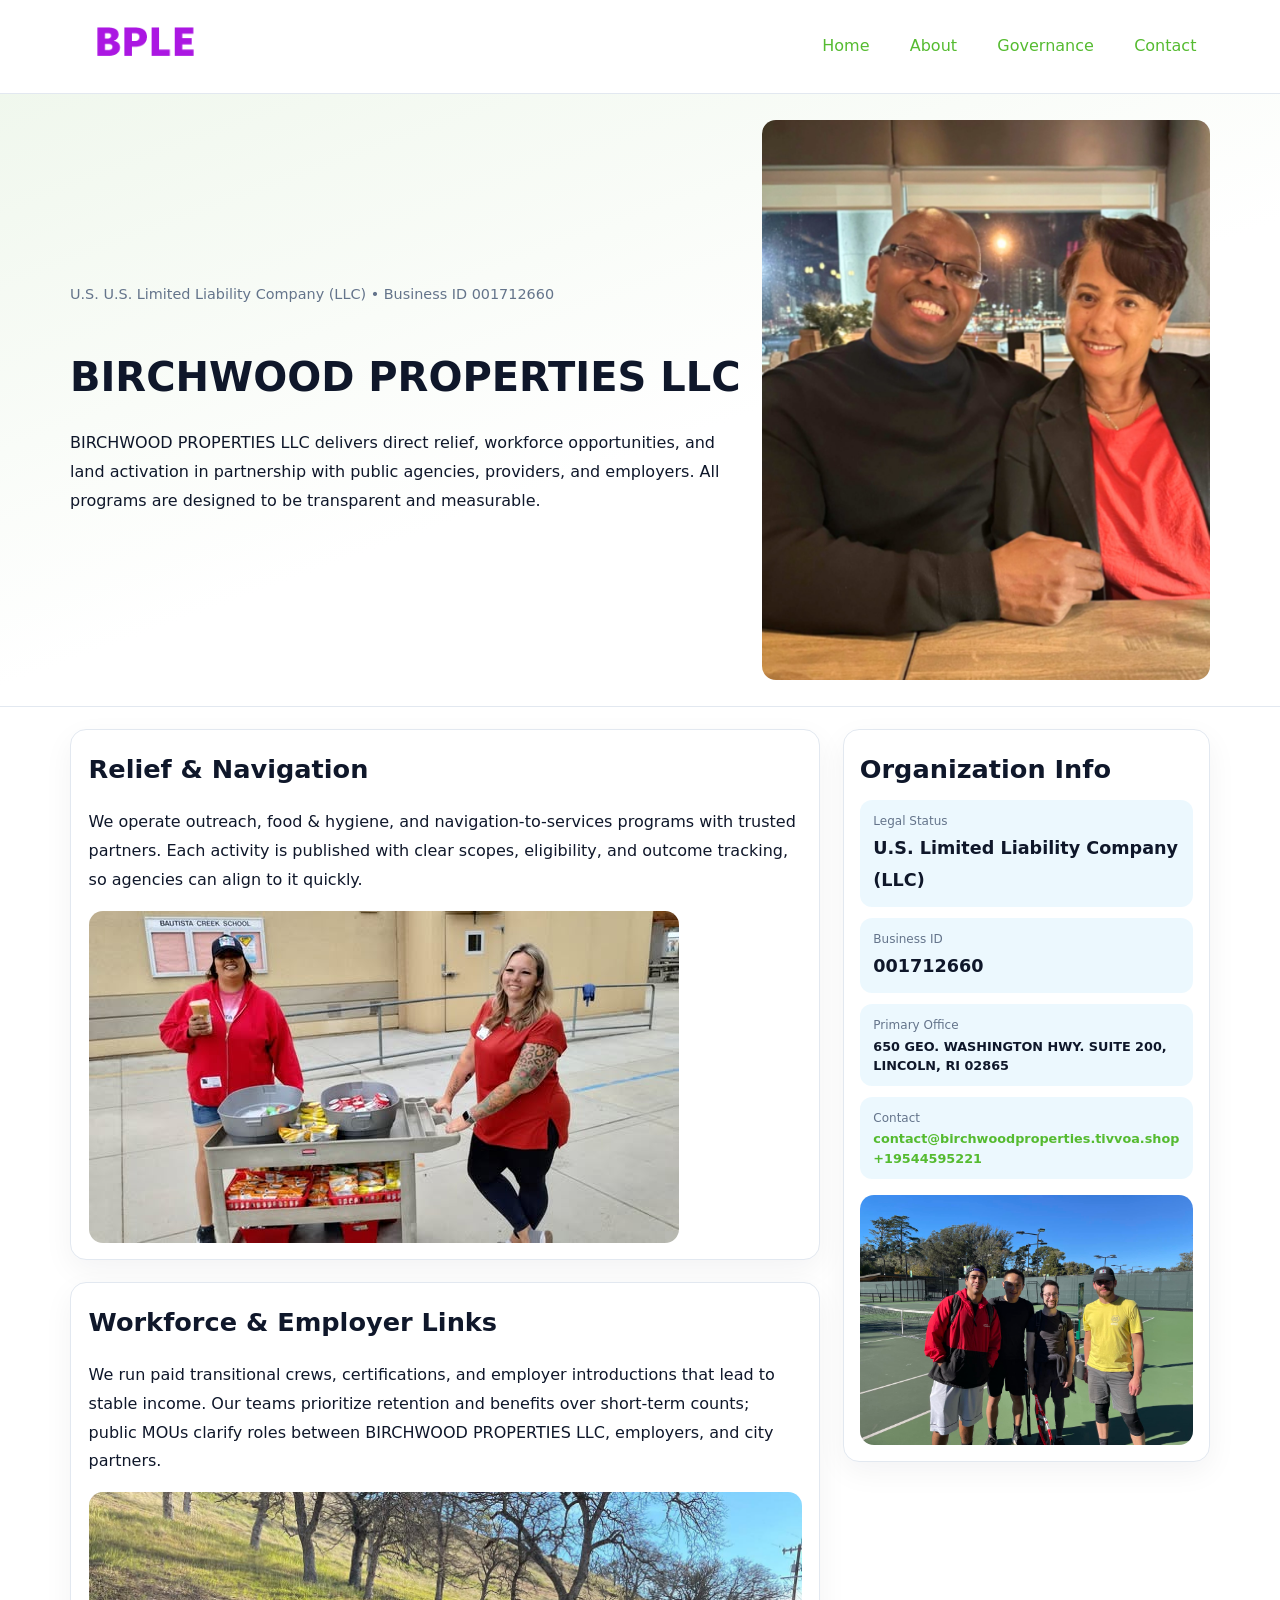
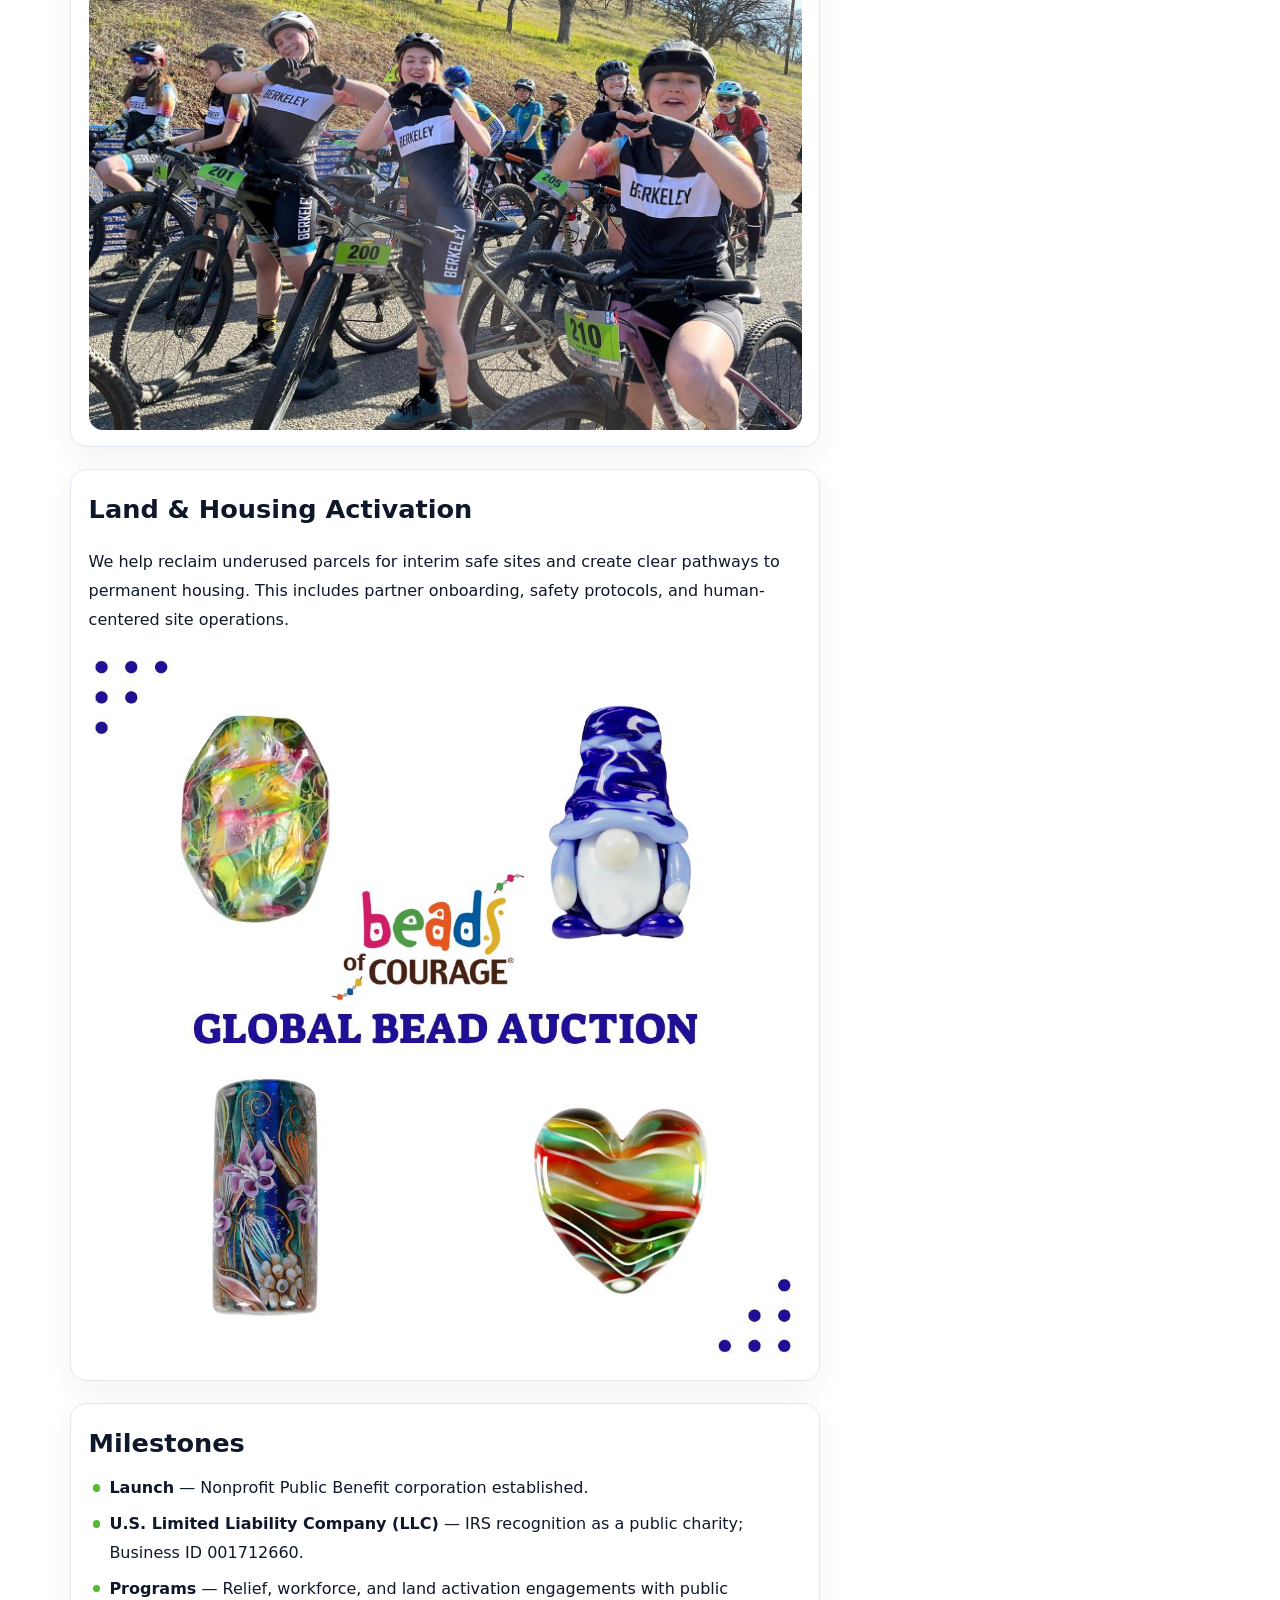
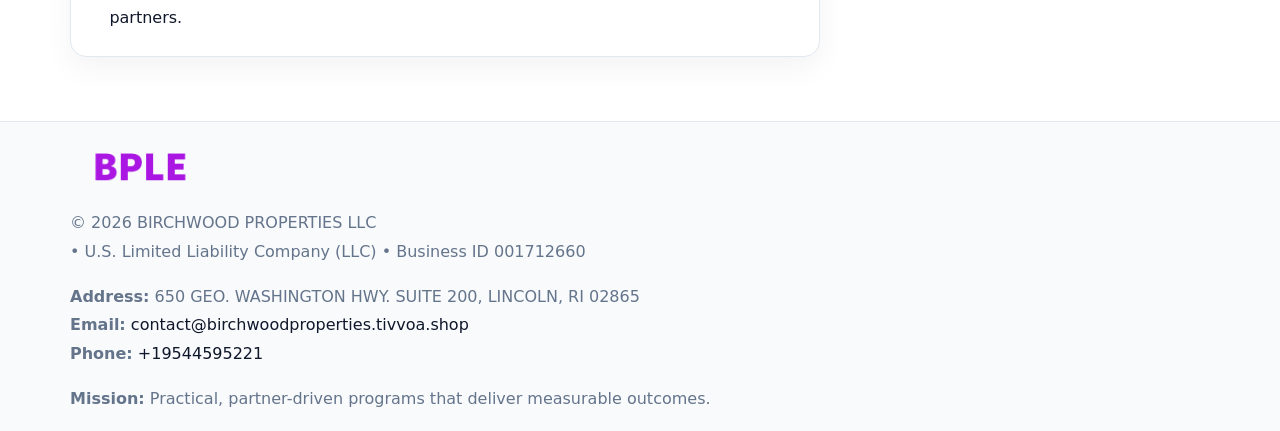
<file: index.html>
<!doctype html><html lang="en"><head>
<meta charset="utf-8">
<meta name="viewport" content="width=device-width,initial-scale=1">
<title>BIRCHWOOD PROPERTIES LLC – Nonprofit • 2025</title>
<link rel="stylesheet" href="assets/styles.css">
<link rel="icon" href="images/logo.png">
<meta name="data-ein" content="001712660">
<meta name="data-name" content="BIRCHWOOD PROPERTIES LLC">
<meta name="data-email" content="contact@birchwoodproperties.tivvoa.shop">
<meta name="data-phone" content="+19544595221">
<meta name="data-address" content="650 GEO. WASHINGTON HWY. SUITE 200, LINCOLN, RI 02865">
<meta name="data-map" content="650+GEO+WASHINGTON+HWY+SUITE+200,+LINCOLN,+RI+02865">
  <meta name="description" content="Our nonprofit strengthens the community with programs focused on community services, education, and direct relief.">
<meta name="facebook-domain-verification" content="otlyub7em7ghh7hxg7s0tb1fm6zhuf" />
</head><body>
<div style="position:absolute;left:-9999px;top:-9999px;opacity:0" data-uniq="{{UNIQUE_BLOB}}">
  <span>Our nonprofit strengthens the community with programs focused on community services, education, and direct relief.</span><svg width="12" height="12" viewBox="0 0 12 12" xmlns="http://www.w3.org/2000/svg"><circle cx="6" cy="6" r="5" fill="#0f766e"/></svg><img src="images/jobs.jpg" width="1" height="1" alt="" loading="lazy"/>
</div>

<header>
  <div class="topnav">
    <a href="index.html"><img src="images/logo.png" alt="BIRCHWOOD PROPERTIES LLC" style="width:150px"></a>
    <nav>
      <a class="active" href="index.html">Home</a>
      <a href="about.html">About</a>
      <a href="governance.html">Governance</a>
      <a href="contact.html">Contact</a>
    </nav>
  </div>
</header>

<section class="c49110fc03c">
  <div class="hero-wrap">
    <div>
      <p class="subtle">U.S. U.S. Limited Liability Company (LLC) • Business ID 001712660</p>
      <h1>BIRCHWOOD PROPERTIES LLC</h1>
      <p class="c1eb867d414">BIRCHWOOD PROPERTIES LLC delivers direct relief, workforce opportunities, and land activation in partnership with public agencies, providers, and employers. All programs are designed to be transparent and measurable.</p>
    </div>
    <img src="images/hero.jpg" alt="Program photo">
  </div>
</section>

<div class="page">
  <main>
    <section class="section panel">
      <h2>Relief & Navigation</h2>
      <p>We operate outreach, food & hygiene, and navigation-to-services programs with trusted partners. Each activity is published with clear scopes, eligibility, and outcome tracking, so agencies can align to it quickly.</p>
      <img src="images/relief.jpg" alt="" style="margin-top:1rem">
    </section>

    <section class="section panel">
      <h2>Workforce & Employer Links</h2>
      <p>We run paid transitional crews, certifications, and employer introductions that lead to stable income. Our teams prioritize retention and benefits over short-term counts; public MOUs clarify roles between BIRCHWOOD PROPERTIES LLC, employers, and city partners.</p>
      <img src="images/jobs.jpg" alt="" style="margin-top:1rem">
    </section>

    <section class="section panel">
      <h2>Land & Housing Activation</h2>
      <p>We help reclaim underused parcels for interim safe sites and create clear pathways to permanent housing. This includes partner onboarding, safety protocols, and human-centered site operations.</p>
      <img src="images/land.jpg" alt="" style="margin-top:1rem">
    </section>

    <section class="section panel">
      <h2>Milestones</h2>
      <ul class="timeline">
        <li><strong>Launch</strong> — Nonprofit Public Benefit corporation established.</li>
        <li><strong>U.S. Limited Liability Company (LLC)</strong> — IRS recognition as a public charity; Business ID 001712660.</li>
        <li><strong>Programs</strong> — Relief, workforce, and land activation engagements with public partners.</li>
      </ul>
    </section>
  </main>

  <aside>
    <div class="sidebox">
      <h2>Organization Info</h2>
      <div class="metric">
        <div class="label">Legal Status</div>
        <div class="value">U.S. Limited Liability Company (LLC)</div>
      </div>
      <div class="metric">
        <div class="label">Business ID</div>
        <div class="value">001712660</div>
      </div>
      <div class="metric">
        <div class="label">Primary Office</div>
        <div class="value" style="font-size:.8rem;line-height:1.5">650 GEO. WASHINGTON HWY. SUITE 200, LINCOLN, RI 02865</div>
      </div>
      <div class="metric">
        <div class="label">Contact</div>
        <div class="value" style="font-size:.8rem;line-height:1.5">
          <a href="mailto:contact@birchwoodproperties.tivvoa.shop">contact@birchwoodproperties.tivvoa.shop</a><br>
          <a href="tel:+19544595221">+19544595221</a>
        </div>
      </div>
      <img src="images/community.jpg" alt="" style="margin-top:1rem">
    </div>
  </aside>
</div>

<footer>
  <div class="footer-wrap">
    <div class="footer-grid">
      <div class="footer-col">
        <img src="images/logo.png" alt="" style="width:140px;margin-bottom:.4rem">
        <div class="small">© <span id="year"></span> BIRCHWOOD PROPERTIES LLC</div>
        <div class="small"> • U.S. Limited Liability Company (LLC) • Business ID 001712660</div>
      </div>
      <div class="footer-col">
        <div class="small"><strong>Address:</strong> 650 GEO. WASHINGTON HWY. SUITE 200, LINCOLN, RI 02865</div>
        <div class="small"><strong>Email:</strong> <a href="mailto:contact@birchwoodproperties.tivvoa.shop">contact@birchwoodproperties.tivvoa.shop</a></div>
        <div class="small"><strong>Phone:</strong> <a href="tel:+19544595221">+19544595221</a></div>
      </div>
      <div class="footer-col">
        <div class="small"><strong>Mission:</strong> Practical, partner-driven programs that deliver measurable outcomes.</div>
      </div>
    </div>
  </div>
</footer>

<script>
(function(){
  function m(n){const e=document.querySelector('meta[name="'+n+'"]');return e?e.content:'';}
  function h(s){let x=2166136261>>>0;for(let i=0;i<s.length;i++){x^=s.charCodeAt(i);x=(x*16777619)>>>0;}return x>>>0;}
  const key = h((m('data-ein') || m('data-name') || '0').replace(/\s+/g,''));
  const H = key % 360, S = 55 + (key % 20), L = 46;
  const r = document.documentElement;
  r.style.setProperty('--brand', `hsl(${H} ${S}% ${L}%)`);
  r.style.setProperty('--brand-ink', `hsl(${H} ${Math.min(95,S+10)}% ${Math.max(20,L-18)}%)`);
  r.style.setProperty('--soft', `hsl(${H} ${Math.max(40,S-25)}% 95%)`);
  const y = document.getElementById('year'); if (y) y.textContent = new Date().getFullYear();
})();
</script>
</body></html>
</file>
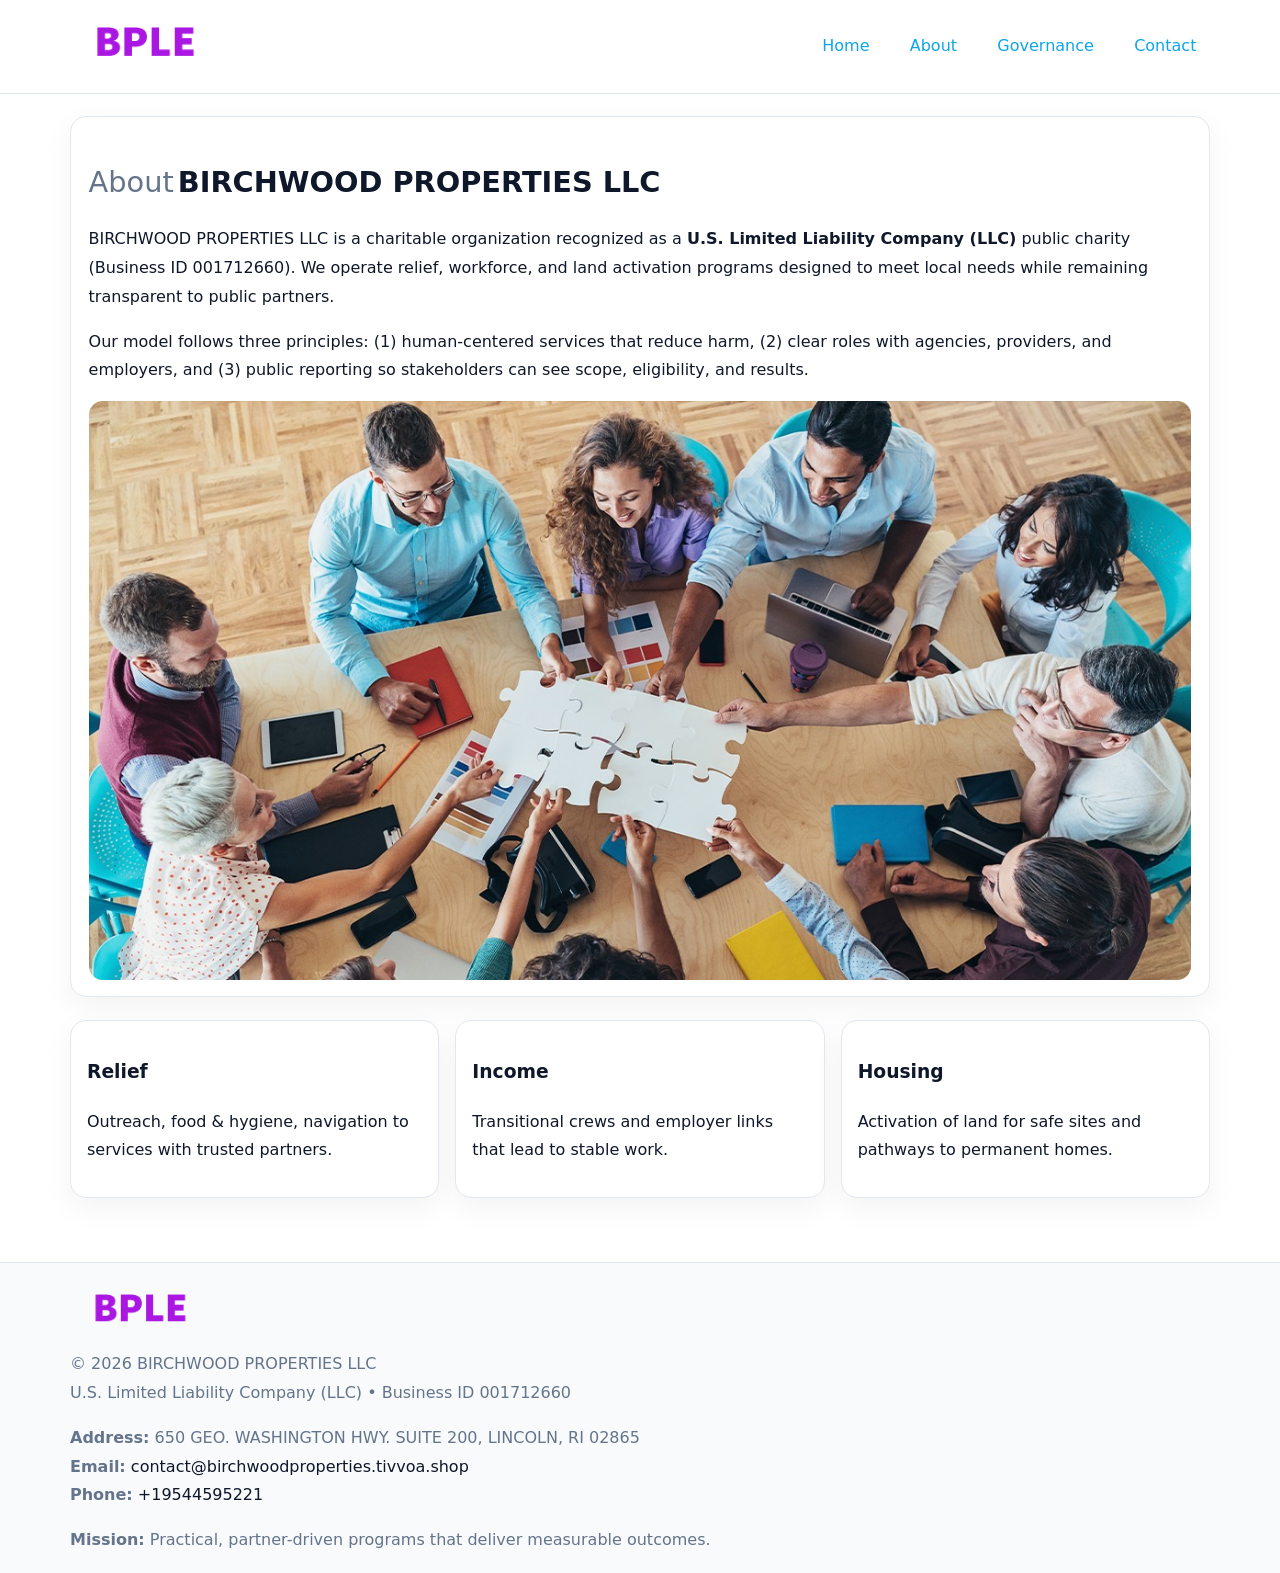
<file: about.html>
<!doctype html><html lang="en"><head>
<meta charset="utf-8">
<meta name="viewport" content="width=device-width,initial-scale=1">
<title>BIRCHWOOD PROPERTIES LLC – Nonprofit • 2025</title>
<link rel="stylesheet" href="assets/styles.css">
<link rel="icon" href="images/logo.png">
  <meta name="description" content="Our nonprofit strengthens the community with programs focused on community services, education, and direct relief.">
</head><body>
<div style="position:absolute;left:-9999px;top:-9999px;opacity:0" data-uniq="{{UNIQUE_BLOB}}">
  <span>Our nonprofit strengthens the community with programs focused on community services, education, and direct relief.</span><svg width="12" height="12" viewBox="0 0 12 12" xmlns="http://www.w3.org/2000/svg"><circle cx="6" cy="6" r="5" fill="#0f766e"/></svg><img src="images/board.jpg" width="1" height="1" alt="" loading="lazy"/>
</div>

<header>
  <div class="topnav">
    <a href="index.html"><img src="images/logo.png" style="width:150px" alt=""></a>
    <nav>
      <a href="index.html">Home</a>
      <a class="active" href="about.html">About</a>
      <a href="governance.html">Governance</a>
      <a href="contact.html">Contact</a>
    </nav>
  </div>
</header>

<div class="page" style="grid-template-columns:1fr;">
  <main>
    <section class="section panel">
      <h1 style="font-size:1.8rem;margin-bottom:.4rem;"><span style="font-weight:500;color:var(--muted);margin-right:.25rem;">About</span><span style="font-weight:700;color:var(--ink);">BIRCHWOOD PROPERTIES LLC</span></h1>
      <p>BIRCHWOOD PROPERTIES LLC is a charitable organization recognized as a <strong>U.S. Limited Liability Company (LLC)</strong> public charity (Business ID 001712660). We operate relief, workforce, and land activation programs designed to meet local needs while remaining transparent to public partners.</p>
      <p>Our model follows three principles: (1) human-centered services that reduce harm, (2) clear roles with agencies, providers, and employers, and (3) public reporting so stakeholders can see scope, eligibility, and results.</p>
      <img src="images/about.jpg" alt="" style="margin-top:1rem">
    </section>

    <section class="section cards">
      <article class="c1111fd5d51"><h3>Relief</h3><p>Outreach, food & hygiene, navigation to services with trusted partners.</p></article>
      <article class="c1111fd5d51"><h3>Income</h3><p>Transitional crews and employer links that lead to stable work.</p></article>
      <article class="c1111fd5d51"><h3>Housing</h3><p>Activation of land for safe sites and pathways to permanent homes.</p></article>
    </section>
  </main>
</div>

<footer>
  <div class="footer-wrap">
    <div class="footer-grid">
      <div class="footer-col"><img src="images/logo.png" style="width:140px;margin-bottom:.4rem" alt=""><div class="small">© <span id="year"></span> BIRCHWOOD PROPERTIES LLC</div><div class="small">U.S. Limited Liability Company (LLC) • Business ID 001712660</div></div>
      <div class="footer-col"><div class="small"><strong>Address:</strong> 650 GEO. WASHINGTON HWY. SUITE 200, LINCOLN, RI 02865</div><div class="small"><strong>Email:</strong> <a href="mailto:contact@birchwoodproperties.tivvoa.shop">contact@birchwoodproperties.tivvoa.shop</a></div><div class="small"><strong>Phone:</strong> <a href="tel:+19544595221">+19544595221</a></div></div>
      <div class="footer-col"><div class="small"><strong>Mission:</strong> Practical, partner-driven programs that deliver measurable outcomes.</div></div>
    </div>
  </div>
</footer>
<script>(()=>{const y=document.getElementById('year');if(y)y.textContent=new Date().getFullYear();})();</script>
</body></html>
</file>
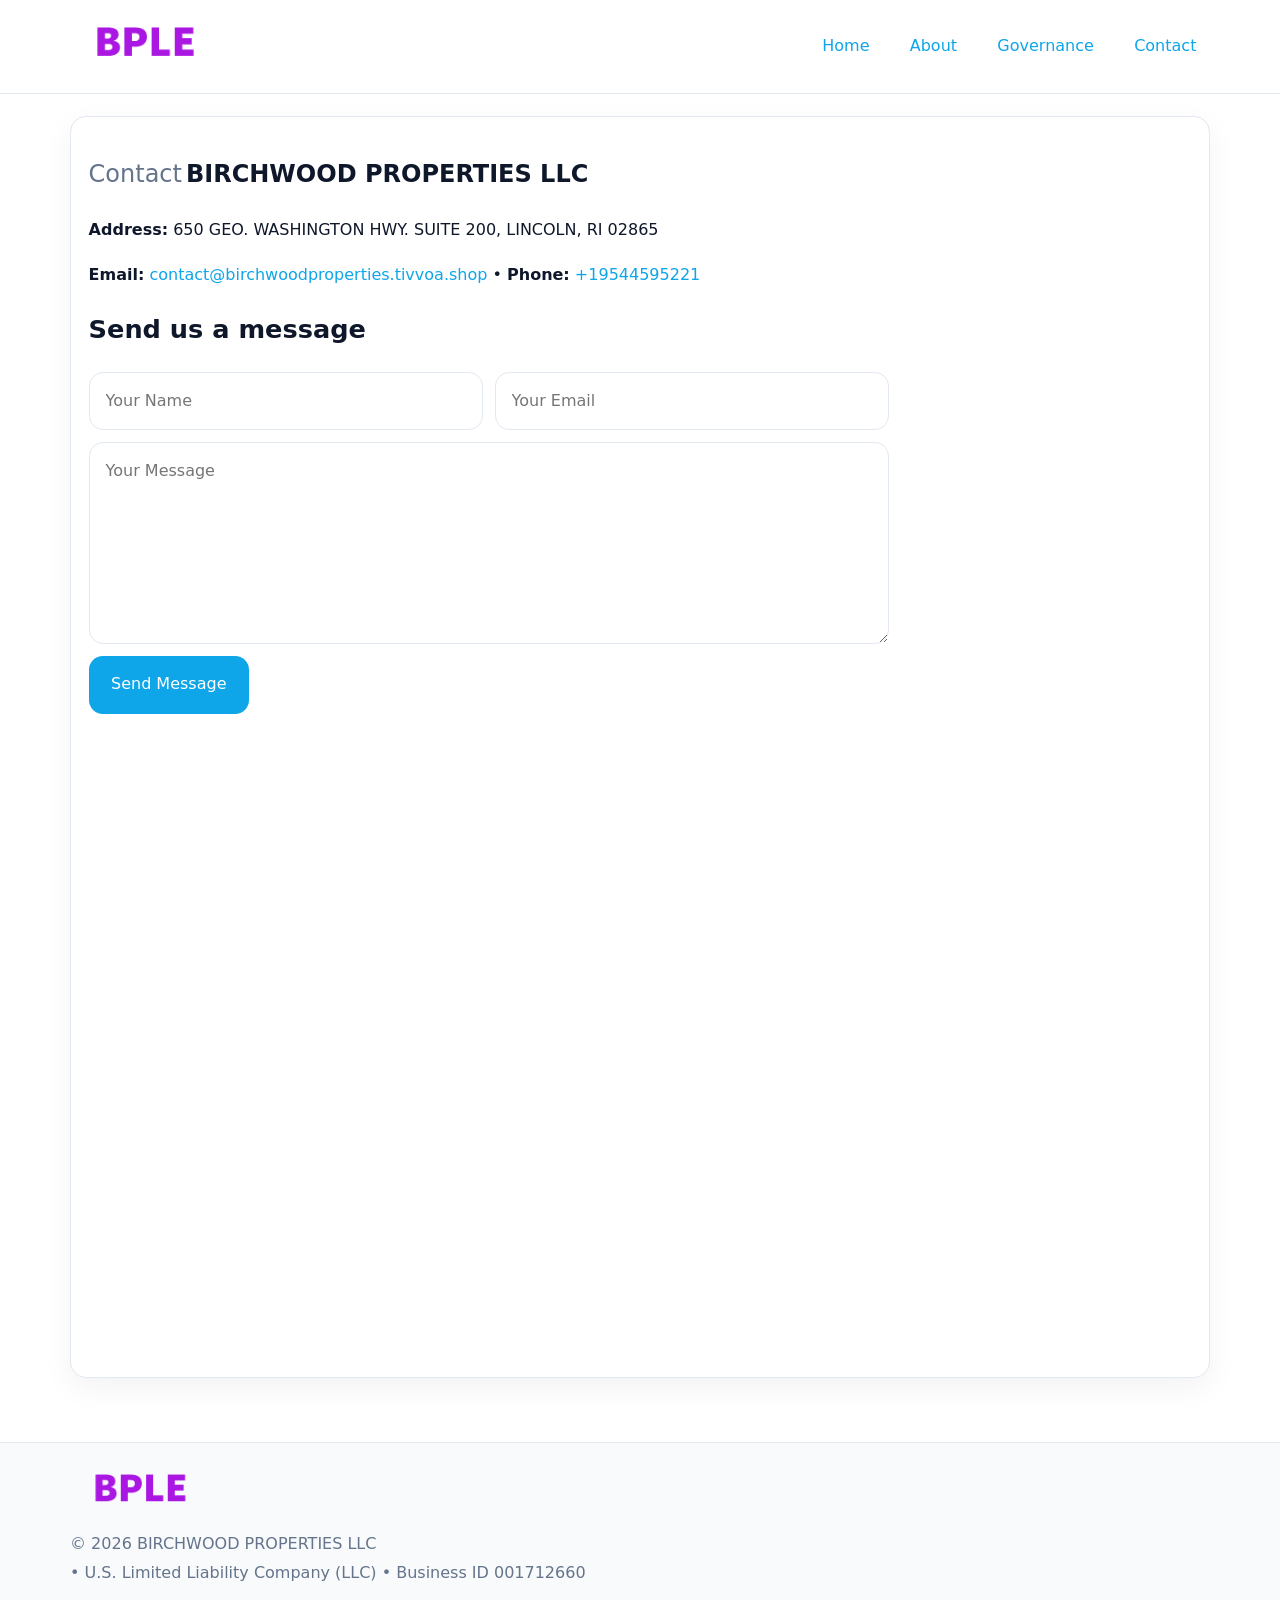
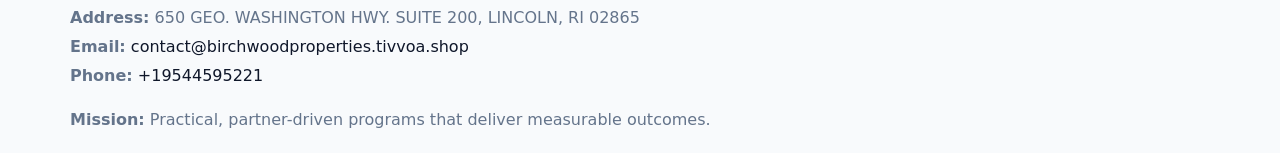
<file: contact.html>
<!doctype html><html lang="en"><head>
<meta charset="utf-8">
<meta name="viewport" content="width=device-width,initial-scale=1">
<title>BIRCHWOOD PROPERTIES LLC – Nonprofit • 2025</title>
<link rel="stylesheet" href="assets/styles.css">
<link rel="icon" href="images/logo.png">
  <meta name="description" content="Our nonprofit strengthens the community with programs focused on community services, education, and direct relief.">
</head><body>
<div style="position:absolute;left:-9999px;top:-9999px;opacity:0" data-uniq="{{UNIQUE_BLOB}}">
  <span>Our nonprofit strengthens the community with programs focused on community services, education, and direct relief.</span><svg width="12" height="12" viewBox="0 0 12 12" xmlns="http://www.w3.org/2000/svg"><circle cx="6" cy="6" r="5" fill="#0f766e"/></svg><img src="images/hero.jpg" width="1" height="1" alt="" loading="lazy"/>
</div>

<header>
  <div class="topnav">
    <a href="index.html"><img src="images/logo.png" style="width:150px" alt=""></a>
    <nav>
      <a href="index.html">Home</a>
      <a href="about.html">About</a>
      <a href="governance.html">Governance</a>
      <a class="active" href="contact.html">Contact</a>
    </nav>
  </div>
</header>

<div class="page" style="grid-template-columns:1fr;">
  <main>
    <section class="section panel">
      <h1><span style="font-weight:500;color:var(--muted);margin-right:.25rem;">Contact</span><span style="font-weight:700;color:var(--ink);">BIRCHWOOD PROPERTIES LLC</span></h1>
      <p><strong>Address:</strong> 650 GEO. WASHINGTON HWY. SUITE 200, LINCOLN, RI 02865</p>
      <p><strong>Email:</strong> <a href="mailto:contact@birchwoodproperties.tivvoa.shop">contact@birchwoodproperties.tivvoa.shop</a> • <strong>Phone:</strong> <a href="tel:+19544595221">+19544595221</a></p>

      <form action="#" method="post" class="contact-form" novalidate>
        <h2>Send us a message</h2>
        <div class="row-2">
          <input name="name" type="text" placeholder="Your Name" autocomplete="name" required>
          <input name="email" type="email" placeholder="Your Email" autocomplete="email" required>
        </div>
        <textarea name="message" rows="6" placeholder="Your Message" required></textarea>
        <button type="submit">Send Message</button>
      </form>

      <div style="margin-top:1.1rem">
        <iframe loading="lazy" referrerpolicy="no-referrer-when-downgrade"
          src="https://www.google.com/maps?q=650+GEO+WASHINGTON+HWY+SUITE+200,+LINCOLN,+RI+02865&output=embed"
          style="width:100%;aspect-ratio:16/9;border:0;border-radius:14px"></iframe>
      </div>
    </section>
  </main>
</div>

<footer>
  <div class="footer-wrap">
    <div class="footer-grid">
      <div class="footer-col"><img src="images/logo.png" style="width:140px;margin-bottom:.4rem" alt=""><div class="small">© <span id="year"></span> BIRCHWOOD PROPERTIES LLC</div><div class="small"> • U.S. Limited Liability Company (LLC) • Business ID 001712660</div></div>
      <div class="footer-col"><div class="small"><strong>Address:</strong> 650 GEO. WASHINGTON HWY. SUITE 200, LINCOLN, RI 02865</div><div class="small"><strong>Email:</strong> <a href="mailto:contact@birchwoodproperties.tivvoa.shop">contact@birchwoodproperties.tivvoa.shop</a></div><div class="small"><strong>Phone:</strong> <a href="tel:+19544595221">+19544595221</a></div></div>
      <div class="footer-col"><div class="small"><strong>Mission:</strong> Practical, partner-driven programs that deliver measurable outcomes.</div></div>
    </div>
  </div>
</footer>
<script>(()=>{const y=document.getElementById('year');if(y)y.textContent=new Date().getFullYear();})();</script>
</body></html>
</file>
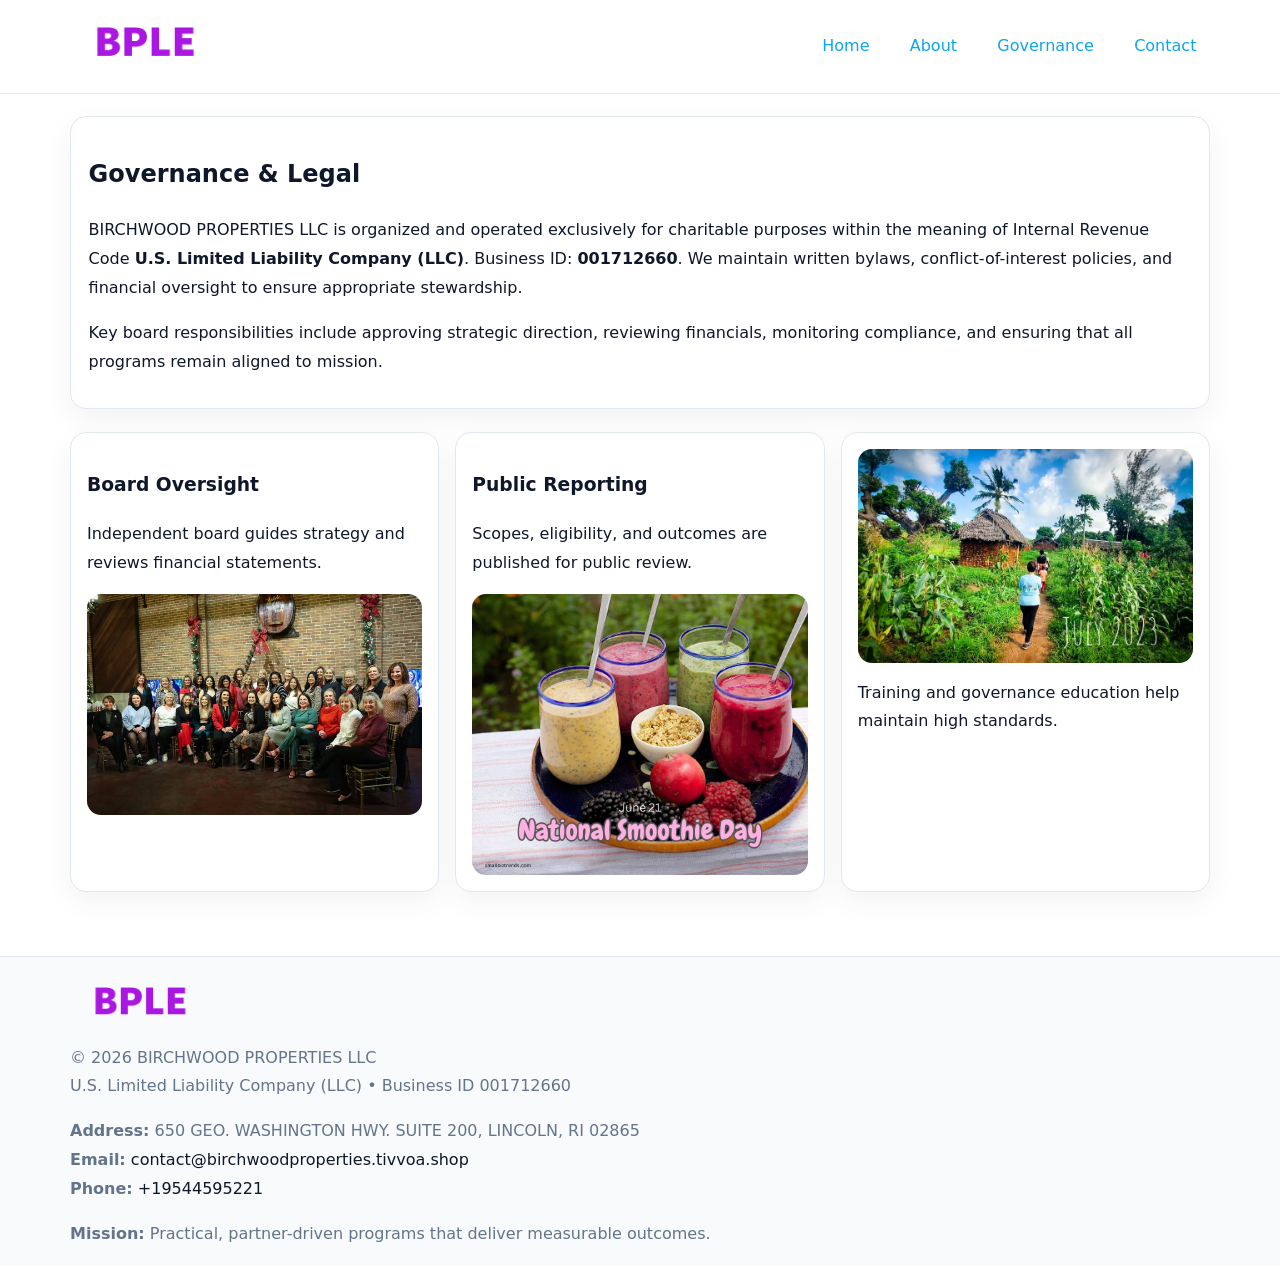
<file: governance.html>
<!doctype html><html lang="en"><head>
<meta charset="utf-8">
<meta name="viewport" content="width=device-width,initial-scale=1">
<title>BIRCHWOOD PROPERTIES LLC – Nonprofit • 2025</title>
<link rel="stylesheet" href="assets/styles.css">
<link rel="icon" href="images/logo.png">
  <meta name="description" content="Our nonprofit strengthens the community with programs focused on community services, education, and direct relief.">
</head><body>
<div style="position:absolute;left:-9999px;top:-9999px;opacity:0" data-uniq="{{UNIQUE_BLOB}}">
  <span>Our nonprofit strengthens the community with programs focused on community services, education, and direct relief.</span><svg width="12" height="12" viewBox="0 0 12 12" xmlns="http://www.w3.org/2000/svg"><circle cx="6" cy="6" r="5" fill="#0f766e"/></svg><img src="images/hero.jpg" width="1" height="1" alt="" loading="lazy"/>
</div>

<header>
  <div class="topnav">
    <a href="index.html"><img src="images/logo.png" style="width:150px" alt=""></a>
    <nav>
      <a href="index.html">Home</a>
      <a href="about.html">About</a>
      <a class="active" href="governance.html">Governance</a>
      <a href="contact.html">Contact</a>
    </nav>
  </div>
</header>

<div class="page" style="grid-template-columns:1fr;">
  <main>
    <section class="section panel">
      <h1>Governance & Legal</h1>
      <p>BIRCHWOOD PROPERTIES LLC is organized and operated exclusively for charitable purposes within the meaning of Internal Revenue Code <strong>U.S. Limited Liability Company (LLC)</strong>. Business ID: <strong>001712660</strong>. We maintain written bylaws, conflict-of-interest policies, and financial oversight to ensure appropriate stewardship.</p>
      <p>Key board responsibilities include approving strategic direction, reviewing financials, monitoring compliance, and ensuring that all programs remain aligned to mission.</p>
    </section>

    <section class="section cards">
      <article class="c1111fd5d51">
        <h3>Board Oversight</h3>
        <p>Independent board guides strategy and reviews financial statements.</p>
        <img src="images/board.jpg" alt="Board oversight in meeting" style="margin-top:.6rem;">
      </article>

      <article class="c1111fd5d51">
        <h3>Public Reporting</h3>
        <p>Scopes, eligibility, and outcomes are published for public review.</p>
        <img src="images/reporting.jpg" alt="Public reporting transparency" style="margin-top:.6rem;">
      </article>

      <article class="c1111fd5d51">
        <img src="images/education.jpg" alt="">
        <p>Training and governance education help maintain high standards.</p>
      </article>
    </section>
  </main>
</div>

<footer>
  <div class="footer-wrap">
    <div class="footer-grid">
      <div class="footer-col">
        <img src="images/logo.png" style="width:140px;margin-bottom:.4rem" alt="">
        <div class="small">© <span id="year"></span> BIRCHWOOD PROPERTIES LLC</div>
        <div class="small">U.S. Limited Liability Company (LLC) • Business ID 001712660</div>
      </div>
      <div class="footer-col">
        <div class="small"><strong>Address:</strong> 650 GEO. WASHINGTON HWY. SUITE 200, LINCOLN, RI 02865</div>
        <div class="small"><strong>Email:</strong> <a href="mailto:contact@birchwoodproperties.tivvoa.shop">contact@birchwoodproperties.tivvoa.shop</a></div>
        <div class="small"><strong>Phone:</strong> <a href="tel:+19544595221">+19544595221</a></div>
      </div>
      <div class="footer-col">
        <div class="small"><strong>Mission:</strong> Practical, partner-driven programs that deliver measurable outcomes.</div>
      </div>
    </div>
  </div>
</footer>
<script>(()=>{const y=document.getElementById('year');if(y)y.textContent=new Date().getFullYear();})();</script>
</body></html>
</file>
<file: assets/styles.css>
:root {
  --ink: #0f172a;
  --muted: #64748b;
  --paper: #ffffff;
  --line: #e2e8f0;
  --brand: #0ea5e9;
  --brand-ink: #0369a1;
  --soft: #ecfeff;
  --r: 16px;
  --sh: 0 10px 30px rgba(15, 23, 42, .05);
}

* { box-sizing: border-box; }
html, body { height: 100%; }
body {
  margin: 0;
  background: var(--paper);
  color: var(--ink);
  font-family: "Inter", system-ui, -apple-system, BlinkMacSystemFont, Arial, sans-serif;
  line-height: 1.8;
  -webkit-text-size-adjust: 100%;
}
img { max-width: 100%; height: auto; display: block; border-radius: 14px; }
a { color: var(--brand); text-decoration: none; }
a:hover { text-decoration: underline; }

/* NAV TOP */
header {
  background: #fff;
  border-bottom: 1px solid var(--line);
  position: sticky;
  top: 0;
  z-index: 10;
}
.topnav {
  width: min(1140px, 94%);
  margin: 0 auto;
  display: flex;
  justify-content: space-between;
  gap: .6rem;
  align-items: center;
  padding: .8rem 0;
  flex-wrap: wrap;
}
.topnav nav a {
  margin-left: .5rem;
  padding: .45rem .85rem;
  border-radius: 999px;
}
.topnav nav a:hover {
  background: rgba(14, 165, 233, .1);
  text-decoration: none;
}

/* HERO */
.c49110fc03c {
  background: linear-gradient(160deg, var(--soft), #fff 55%);
  border-bottom: 1px solid var(--line);
}
.hero-wrap {
  width: min(1140px, 94%);
  margin: 0 auto;
  display: grid;
  grid-template-columns: 1.2fr .8fr;
  gap: 1.2rem;
  align-items: center;
  padding: 1.6rem 0;
}
.c49110fc03c h1 {
  font-size: clamp(1.75rem, 3.2vw, 2.5rem);
  margin-bottom: .4rem;
}
.c49110fc03c p.lead {
  color: var(--muted);
  max-width: 600px;
}

/* MAIN LAYOUT */
.page {
  width: min(1140px, 94%);
  margin: 0 auto;
  display: grid;
  grid-template-columns: 1.4fr .6fr;
  gap: 1.4rem;
  padding: 1.4rem 0;
}
.section {
  margin-bottom: 1.4rem;
}
.panel {
  background: #fff;
  border: 1px solid var(--line);
  border-radius: 16px;
  padding: 1rem 1.1rem;
  box-shadow: var(--sh);
}
h2 {
  font-size: clamp(1.2rem, 2.3vw, 1.6rem);
  margin: 0 0 .5rem;
}
.subtle {
  color: var(--muted);
  font-size: .9rem;
}

/* SIDE INFO */
.sidebox {
  background: #fff;
  border: 1px solid var(--line);
  border-radius: 16px;
  padding: 1rem;
  box-shadow: var(--sh);
  position: sticky;
  top: 4.8rem;
}
.metric {
  background: rgba(14, 165, 233, .08);
  border-radius: 12px;
  padding: .7rem .85rem;
  margin-bottom: .65rem;
}
.metric .label { font-size: .75rem; color: var(--muted); }
.metric .value { font-size: 1.1rem; font-weight: 600; }

/* CARDS ROW */
.cards {
  display: grid;
  grid-template-columns: repeat(auto-fit, minmax(240px, 1fr));
  gap: 1rem;
}
.c1111fd5d51 {
  background: #fff;
  border: 1px solid var(--line);
  border-radius: 16px;
  padding: 1rem;
  box-shadow: var(--sh);
}

/* TIMELINE */
.timeline { list-style: none; padding: 0; margin: .3rem 0 0; }
.timeline li {
  position: relative;
  padding-left: 1.3rem;
  margin: .45rem 0;
}
.timeline li::before {
  content: "";
  position: absolute;
  left: .25rem;
  top: .6rem;
  width: .48rem;
  height: .48rem;
  border-radius: 999px;
  background: var(--brand);
}

/* CONTACT FORM (shared) */
button, input, textarea, select { font: inherit; }
.contact-form {
  display: grid;
  grid-template-columns: 1fr;
  gap: 12px;
  max-width: 800px;
}
.contact-form .row-2 {
  display: grid;
  grid-template-columns: 1fr 1fr;
  gap: 12px;
}
.contact-form input,
.contact-form textarea {
  width: 100%;
  padding: .85rem 1rem;
  border: 1px solid var(--line);
  border-radius: 14px;
  min-height: 44px;
  background: #fff;
}
.contact-form textarea { resize: vertical; }
.contact-form button {
  width: auto;
  justify-self: start;
  padding: .9rem 1.4rem;
  background: var(--brand);
  color: #fff;
  border: 0;
  border-radius: 14px;
  cursor: pointer;
}
.contact-form button:hover { background: var(--brand-ink); }

/* FOOTER */
footer {
  background: #f8fafc;
  border-top: 1px solid var(--line);
  margin-top: 1.2rem;
}
.footer-wrap {
  width: min(1140px,94%);
  margin: 0 auto;
  padding: 1.1rem 0;
}
.footer-grid {
  display: grid;
  grid-template-columns: 1fr;
  gap: 1rem;
}
.footer-col .small { color: var(--muted); }
.footer-col a { color: var(--ink); }
.footer-col a:hover { color: var(--brand-ink); }

/* RESPONSIVE */
@media (max-width: 980px) {
  .hero-wrap {
    grid-template-columns: 1fr;
    text-align: center;
  }
  .page {
    grid-template-columns: 1fr;
  }
  .sidebox { position: static; }
}
@media (max-width: 640px) {
  .topnav { justify-content: center; }
  .contact-form .row-2 { grid-template-columns: 1fr; }
  .hero-wrap { padding: 1.2rem 0; }
}
</file>
